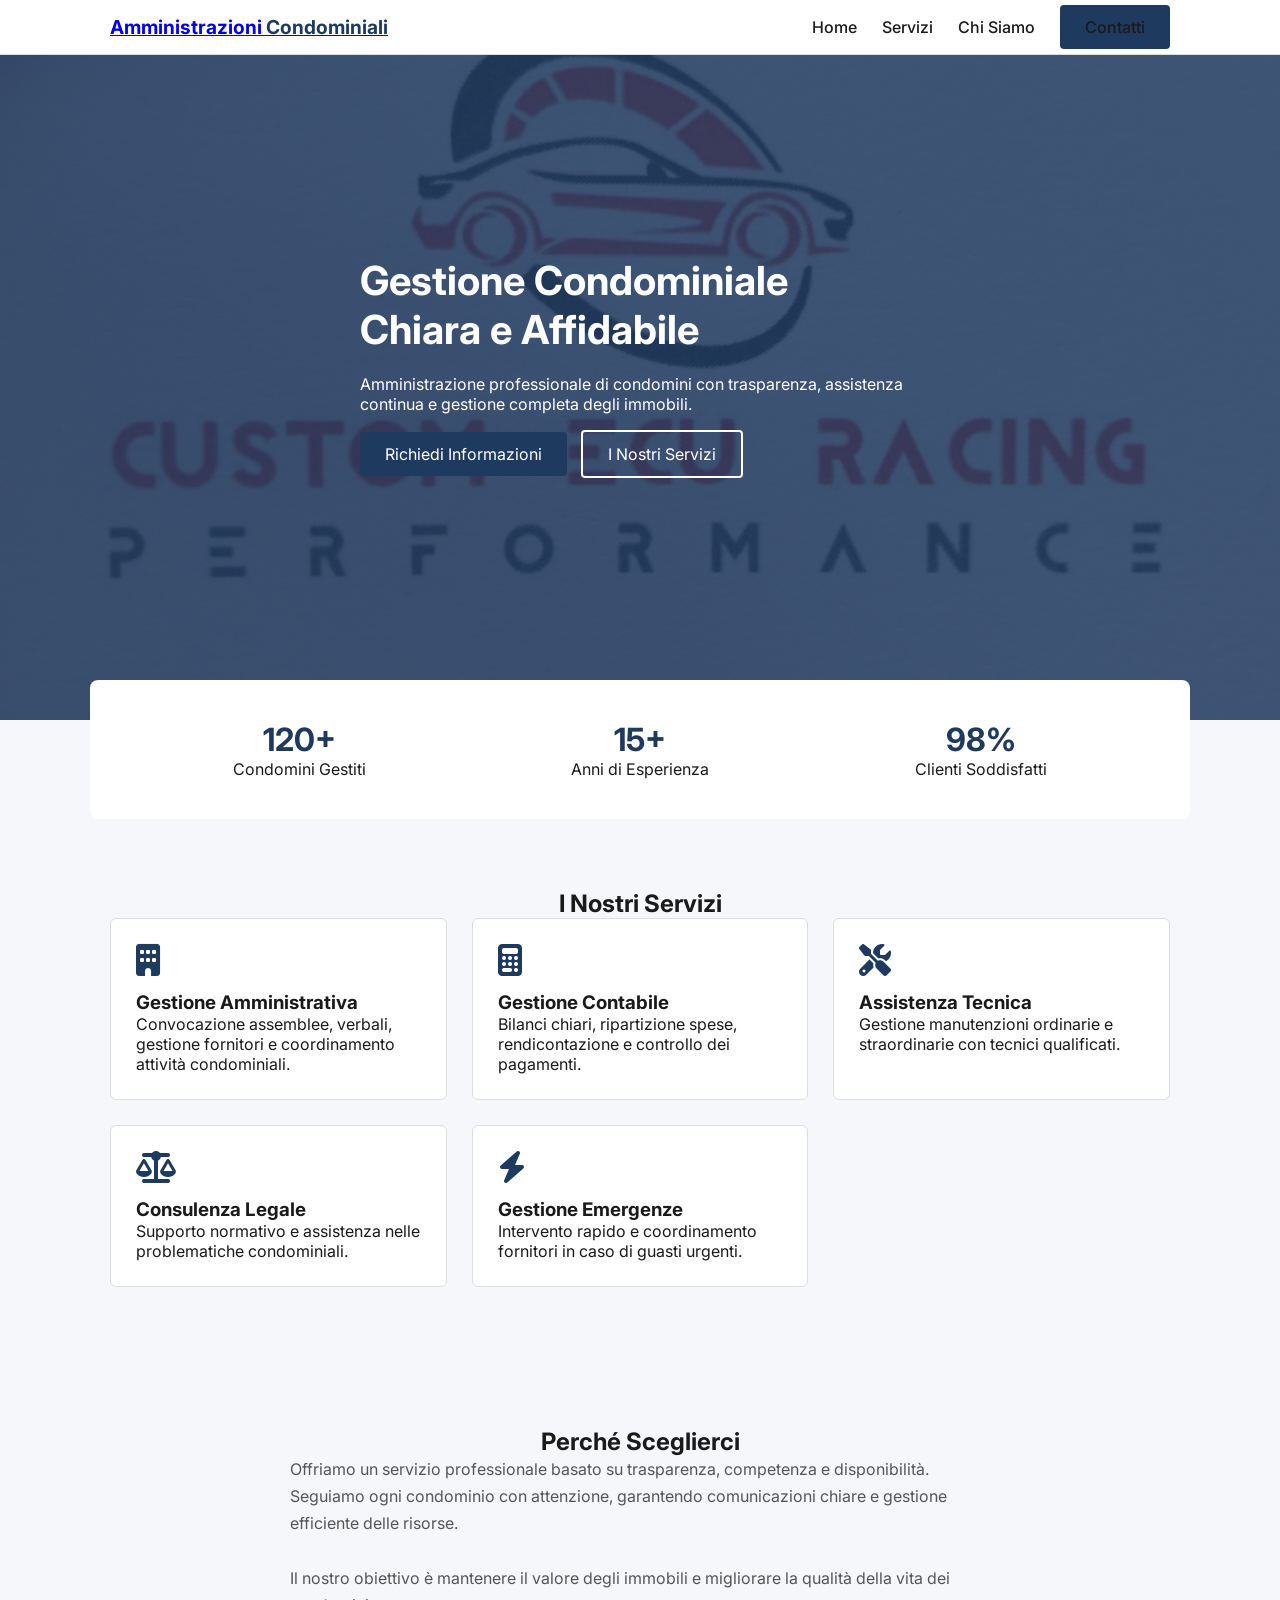
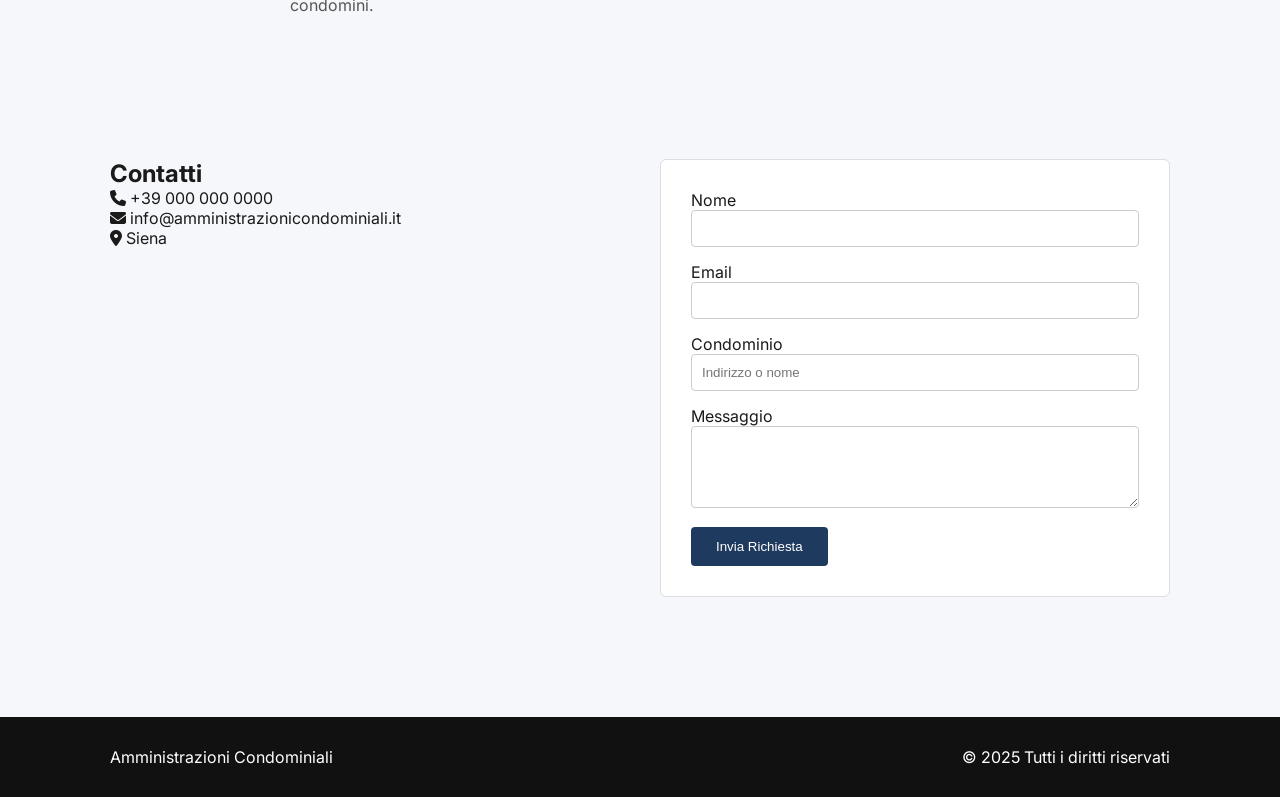
<file: index.html>
<!DOCTYPE html>
<html lang="it">

<head>
    <meta charset="UTF-8">
    <meta name="viewport" content="width=device-width, initial-scale=1.0">
    <title>Amministrazioni Condominiali - Gestione Professionale Condomini</title>
    <meta name="description"
        content="Servizi professionali di amministrazione condominiale, gestione contabile e assistenza tecnica.">

    <link rel="preconnect" href="https://fonts.googleapis.com">
    <link href="https://fonts.googleapis.com/css2?family=Inter:wght@300;400;600;700&display=swap" rel="stylesheet">

    <link rel="stylesheet" href="css/style.css">
    <link rel="stylesheet" href="https://cdnjs.cloudflare.com/ajax/libs/font-awesome/6.4.0/css/all.min.css">
</head>

<body>

    <!-- Navigation -->
    <nav class="navbar">
        <div class="container nav-container">
            <a href="#" class="logo">
                Amministrazioni <span class="accent">Condominiali</span>
            </a>

            <ul class="nav-links">
                <li><a href="#hero">Home</a></li>
                <li><a href="#services">Servizi</a></li>
                <li><a href="#why-us">Chi Siamo</a></li>
                <li><a href="#contact" class="btn-primary">Contatti</a></li>
            </ul>
        </div>
    </nav>

    <!-- Hero -->
    <section id="hero" class="hero">
        <div class="hero-overlay"></div>
        <div class="hero-content container">
            <h1>Gestione Condominiale<br>Chiara e Affidabile</h1>
            <p>
                Amministrazione professionale di condomini con trasparenza, assistenza continua e gestione completa
                degli immobili.
            </p>
            <div class="hero-buttons">
                <a href="#contact" class="btn-primary">Richiedi Informazioni</a>
                <a href="#services" class="btn-secondary">I Nostri Servizi</a>
            </div>
        </div>
    </section>

    <!-- Stats -->
    <div class="stats-container container">
        <div class="stat-item">
            <span class="stat-number">120+</span>
            <p>Condomini Gestiti</p>
        </div>
        <div class="stat-item">
            <span class="stat-number">15+</span>
            <p>Anni di Esperienza</p>
        </div>
        <div class="stat-item">
            <span class="stat-number">98%</span>
            <p>Clienti Soddisfatti</p>
        </div>
    </div>

    <!-- Servizi -->
    <section id="services" class="services section-padding">
        <div class="container">
            <h2 class="section-title text-center">I Nostri Servizi</h2>

            <div class="services-grid">

                <div class="service-card">
                    <i class="fa-solid fa-building service-icon"></i>
                    <h3>Gestione Amministrativa</h3>
                    <p>Convocazione assemblee, verbali, gestione fornitori e coordinamento attività condominiali.</p>
                </div>

                <div class="service-card">
                    <i class="fa-solid fa-calculator service-icon"></i>
                    <h3>Gestione Contabile</h3>
                    <p>Bilanci chiari, ripartizione spese, rendicontazione e controllo dei pagamenti.</p>
                </div>

                <div class="service-card">
                    <i class="fa-solid fa-screwdriver-wrench service-icon"></i>
                    <h3>Assistenza Tecnica</h3>
                    <p>Gestione manutenzioni ordinarie e straordinarie con tecnici qualificati.</p>
                </div>

                <div class="service-card">
                    <i class="fa-solid fa-scale-balanced service-icon"></i>
                    <h3>Consulenza Legale</h3>
                    <p>Supporto normativo e assistenza nelle problematiche condominiali.</p>
                </div>

                <div class="service-card">
                    <i class="fa-solid fa-bolt service-icon"></i>
                    <h3>Gestione Emergenze</h3>
                    <p>Intervento rapido e coordinamento fornitori in caso di guasti urgenti.</p>
                </div>

            </div>
        </div>
    </section>

    <!-- Chi Siamo -->
    <section id="why-us" class="why-us section-padding">
        <div class="container">
            <h2 class="section-title text-center">Perché Sceglierci</h2>

            <p class="about-text">
                Offriamo un servizio professionale basato su trasparenza, competenza e disponibilità.
                Seguiamo ogni condominio con attenzione, garantendo comunicazioni chiare e gestione efficiente delle
                risorse.
                <br><br>
                Il nostro obiettivo è mantenere il valore degli immobili e migliorare la qualità della vita dei
                condomini.
            </p>
        </div>
    </section>

    <!-- Contatti -->
    <section id="contact" class="contact section-padding">
        <div class="container contact-layout">

            <div class="contact-info">
                <h2 class="section-title">Contatti</h2>

                <div class="info-item">
                    <i class="fa-solid fa-phone"></i>
                    <span>+39 000 000 0000</span>
                </div>

                <div class="info-item">
                    <i class="fa-solid fa-envelope"></i>
                    <span>info@amministrazionicondominiali.it</span>
                </div>

                <div class="info-item">
                    <i class="fa-solid fa-location-dot"></i>
                    <span>Siena</span>
                </div>
            </div>

            <form class="contact-form">

                <div class="form-group">
                    <label>Nome</label>
                    <input type="text" required>
                </div>

                <div class="form-group">
                    <label>Email</label>
                    <input type="email" required>
                </div>

                <div class="form-group">
                    <label>Condominio</label>
                    <input type="text" placeholder="Indirizzo o nome">
                </div>

                <div class="form-group">
                    <label>Messaggio</label>
                    <textarea rows="4" required></textarea>
                </div>

                <button class="btn-primary full-width">Invia Richiesta</button>

            </form>
        </div>
    </section>

    <!-- Footer -->
    <footer>
        <div class="container footer-content">
            <div class="footer-logo">Amministrazioni Condominiali</div>
            <p class="copyright">© 2025 Tutti i diritti riservati</p>
        </div>
    </footer>

</body>

</html>
</file>
<file: css/style.css>
:root {
    --primary-color: #1f3a5f;
    --primary-dark: #162c47;
    --background-light: #f5f7fa;
    --background-card: #ffffff;
    --text-main: #1a1a1a;
    --text-dim: #555;
}

* {
    margin: 0;
    padding: 0;
    box-sizing: border-box;
}

body {
    font-family: 'Inter', sans-serif;
    background-color: var(--background-light);
    color: var(--text-main);
}

.container {
    max-width: 1100px;
    margin: auto;
    padding: 0 20px;
}

.section-padding {
    padding: 70px 0;
}

.text-center {
    text-align: center;
}

/* NAVBAR */
.navbar {
    position: fixed;
    width: 100%;
    background: white;
    border-bottom: 1px solid #ddd;
    padding: 15px 0;
}

.nav-container {
    display: flex;
    justify-content: space-between;
    align-items: center;
}

.logo {
    font-weight: 700;
    font-size: 1.2rem;
}

.logo .accent {
    color: var(--primary-color);
}

.nav-links {
    display: flex;
    gap: 25px;
    list-style: none;
}

.nav-links a {
    text-decoration: none;
    color: var(--text-main);
    font-weight: 500;
}

/* HERO */
.hero {
    height: 80vh;
    background: linear-gradient(rgba(31,58,95,0.85), rgba(31,58,95,0.85)),
        url('../images/hero.jpg') center/cover;
    display: flex;
    align-items: center;
    color: white;
}

.hero-content {
    max-width: 600px;
}

.hero h1 {
    font-size: 2.5rem;
    margin-bottom: 20px;
}

.hero p {
    margin-bottom: 30px;
}

/* BUTTONS */
.btn-primary {
    background: var(--primary-color);
    color: white;
    padding: 12px 25px;
    text-decoration: none;
    border-radius: 4px;
    border: none;
    cursor: pointer;
}

.btn-secondary {
    border: 2px solid white;
    color: white;
    padding: 12px 25px;
    margin-left: 10px;
    text-decoration: none;
    border-radius: 4px;
}

/* STATS */
.stats-container {
    display: flex;
    justify-content: space-around;
    background: white;
    padding: 40px;
    border-radius: 8px;
    margin-top: -40px;
}

.stat-item {
    text-align: center;
}

.stat-number {
    font-size: 2rem;
    font-weight: 700;
    color: var(--primary-color);
}

/* SERVICES */
.services-grid {
    display: grid;
    grid-template-columns: repeat(auto-fit, minmax(250px, 1fr));
    gap: 25px;
}

.service-card {
    background: white;
    padding: 25px;
    border-radius: 6px;
    border: 1px solid #ddd;
}

.service-icon {
    color: var(--primary-color);
    font-size: 2rem;
    margin-bottom: 15px;
}

/* ABOUT */
.about-text {
    max-width: 700px;
    margin: auto;
    line-height: 1.7;
    color: var(--text-dim);
}

/* CONTACT */
.contact-layout {
    display: grid;
    grid-template-columns: 1fr 1fr;
    gap: 40px;
}

.contact-form {
    background: white;
    padding: 30px;
    border-radius: 6px;
    border: 1px solid #ddd;
}

.form-group {
    margin-bottom: 15px;
}

input, textarea {
    width: 100%;
    padding: 10px;
    border: 1px solid #ccc;
    border-radius: 4px;
}

/* FOOTER */
footer {
    background: #111;
    color: white;
    padding: 30px 0;
    margin-top: 50px;
}

.footer-content {
    display: flex;
    justify-content: space-between;
    align-items: center;
}
</file>
